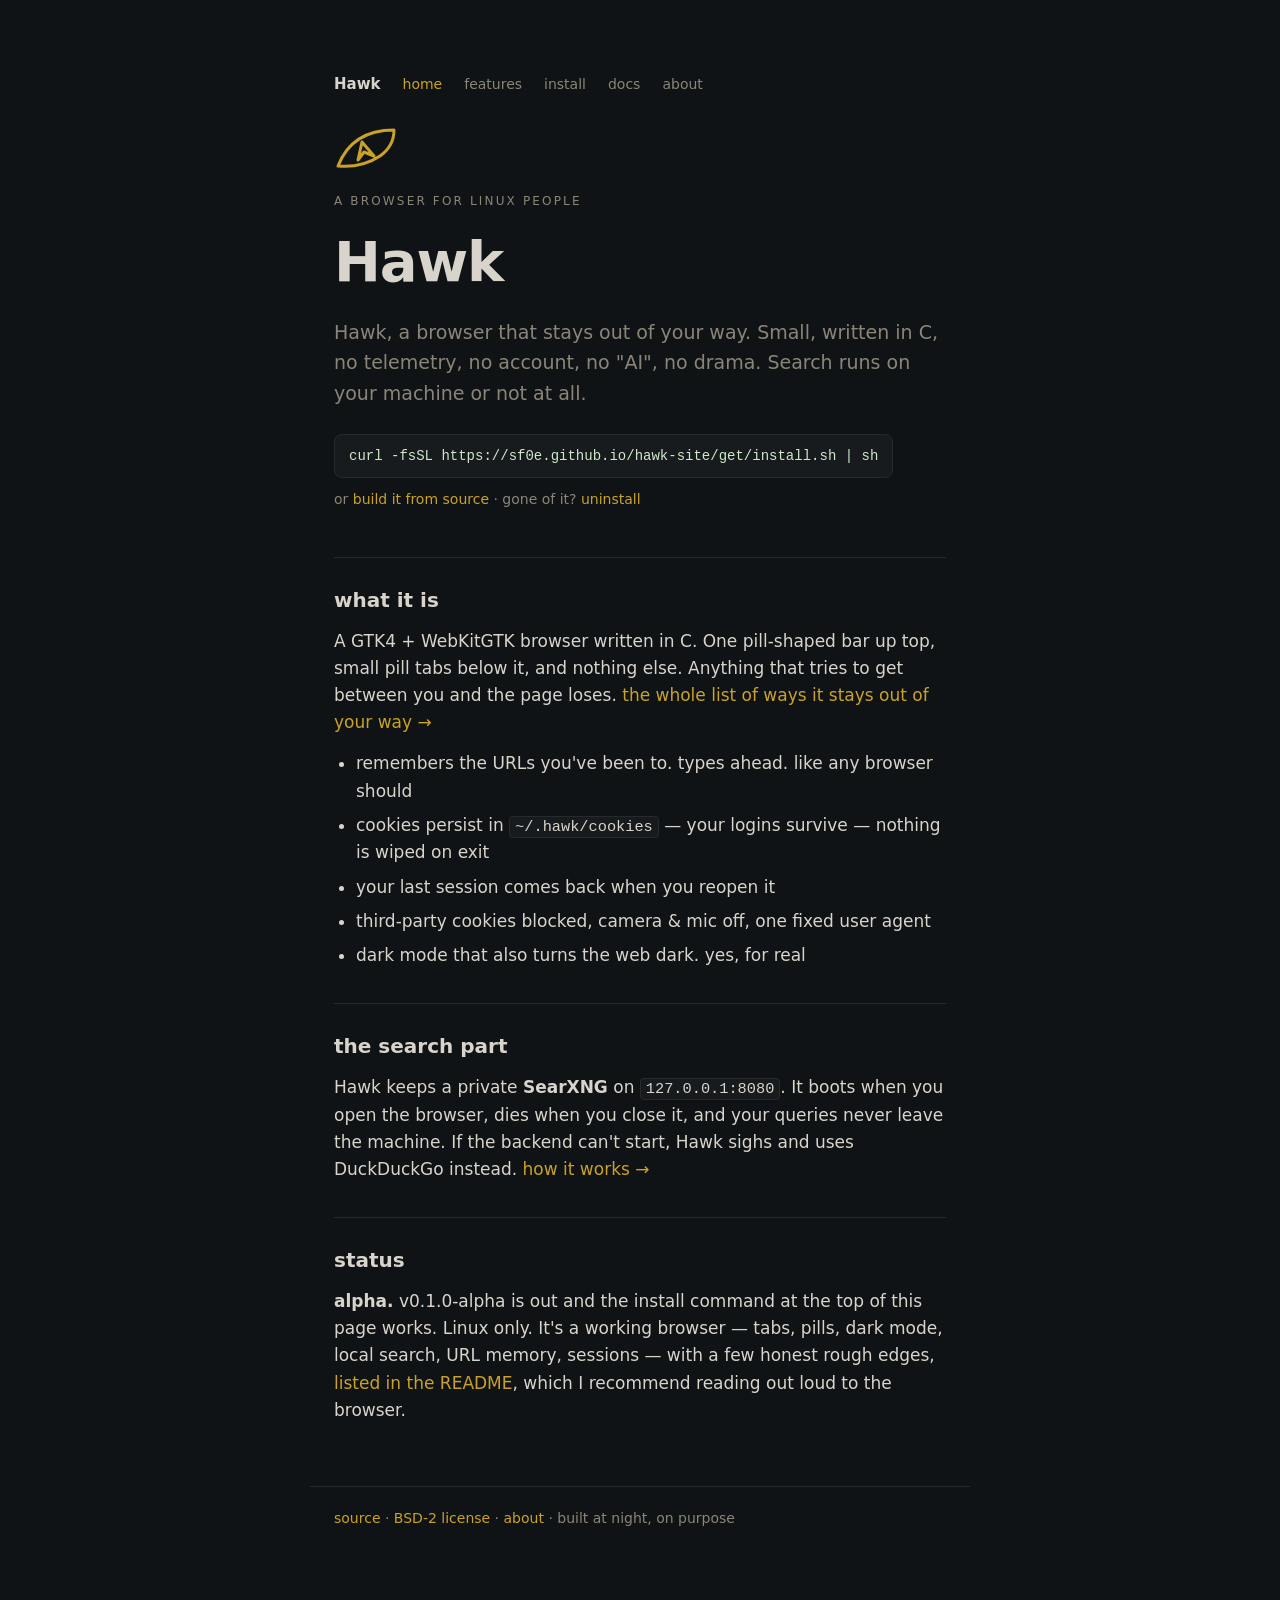
<file: index.html>
<!doctype html>
<html lang="en">
<head>
<meta charset="utf-8">
<meta name="viewport" content="width=device-width, initial-scale=1">
<title>Hawk — a browser that stays out of your way</title>
<meta name="description" content="Hawk is a small, privacy-first browser for Linux, written in C, with search that runs on your own machine. It remembers what you tell it, forgets what you ask it to, and dies quietly.">
<link rel="stylesheet" href="style.css">
</head>
<body>

<header>
  <nav>
    <span class="brand">Hawk</span>
    <a href="index.html" class="current">home</a>
    <a href="features.html">features</a>
    <a href="install.html">install</a>
    <a href="docs.html">docs</a>
    <a href="about.html">about</a>
  </nav>
  <div class="mark">
    <svg viewBox="0 0 64 48" role="img" aria-label="hawk">
      <path d="M4 40 Q18 4 60 4 Q60 20 46 30 Q28 42 4 40 Z
               M28 16 L40 30 L30 26 L24 34 Z"
            fill="none" stroke="currentColor" stroke-width="3" stroke-linejoin="round"/>
    </svg>
  </div>
  <p class="kicker">a browser for linux people</p>
  <h1>Hawk</h1>
  <p class="tagline">
    Hawk, a browser that stays out of your way. Small, written in C,
    no telemetry, no account, no "AI", no drama. Search runs on your
    machine or not at all.
  </p>
  <p class="install">
    <code>curl -fsSL https://sf0e.github.io/hawk-site/get/install.sh | sh</code>
    <span class="or">or <a href="https://github.com/sf0e/hawk">build it from source</a>
    · gone of it? <a href="install.html#uninstall">uninstall</a></span>
  </p>
</header>

<main>
  <section>
    <h2>what it is</h2>
    <p>
      A GTK4 + WebKitGTK browser written in C. One pill-shaped bar up top,
      small pill tabs below it, and nothing else. Anything that tries to
      get between you and the page loses. <a href="features.html">the whole list of ways it stays out of your way →</a>
    </p>
    <ul>
      <li>remembers the URLs you've been to. types ahead. like any browser should</li>
      <li>cookies persist in <code>~/.hawk/cookies</code> — your logins survive — nothing is wiped on exit</li>
      <li>your last session comes back when you reopen it</li>
      <li>third-party cookies blocked, camera &amp; mic off, one fixed user agent</li>
      <li>dark mode that also turns the web dark. yes, for real</li>
    </ul>
  </section>

  <section>
    <h2>the search part</h2>
    <p>
      Hawk keeps a private <b>SearXNG</b> on <code>127.0.0.1:8080</code>. It
      boots when you open the browser, dies when you close it, and your
      queries never leave the machine. If the backend can't start, Hawk
      sighs and uses DuckDuckGo instead. <a href="docs.html#search">how it works →</a>
    </p>
  </section>

  <section>
    <h2>status</h2>
    <p>
      <b>alpha.</b> v0.1.0-alpha is out and the install command at the top of
      this page works. Linux only. It's a working browser — tabs, pills, dark
      mode, local search, URL memory, sessions — with a few honest rough edges,
      <a href="https://github.com/sf0e/hawk#readme">listed in the README</a>,
      which I recommend reading out loud to the browser.
    </p>
  </section>
</main>

<footer>
  <p>
    <a href="https://github.com/sf0e/hawk">source</a> ·
    <a href="https://github.com/sf0e/hawk/blob/master/LICENSE">BSD-2 license</a> ·
    <a href="about.html">about</a> ·
    built at night, on purpose
  </p>
</footer>

</body>
</html>
</file>
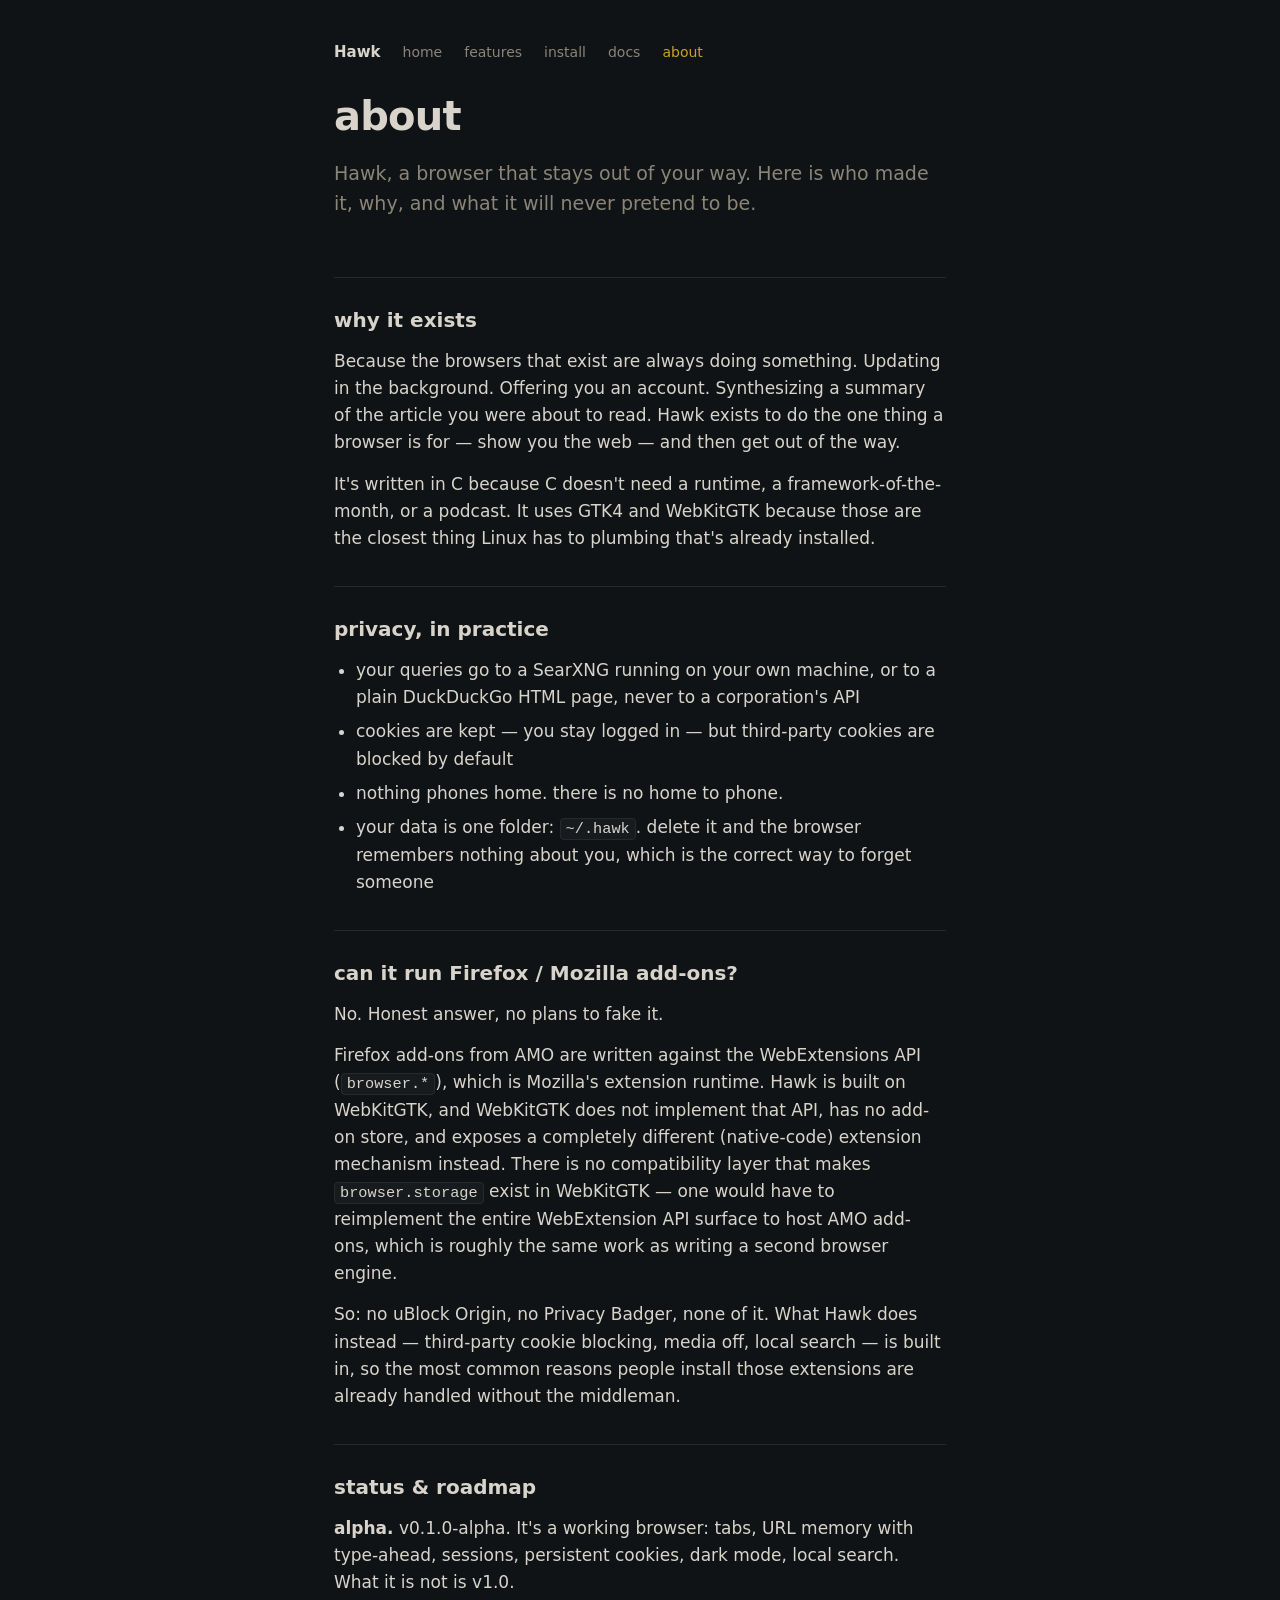
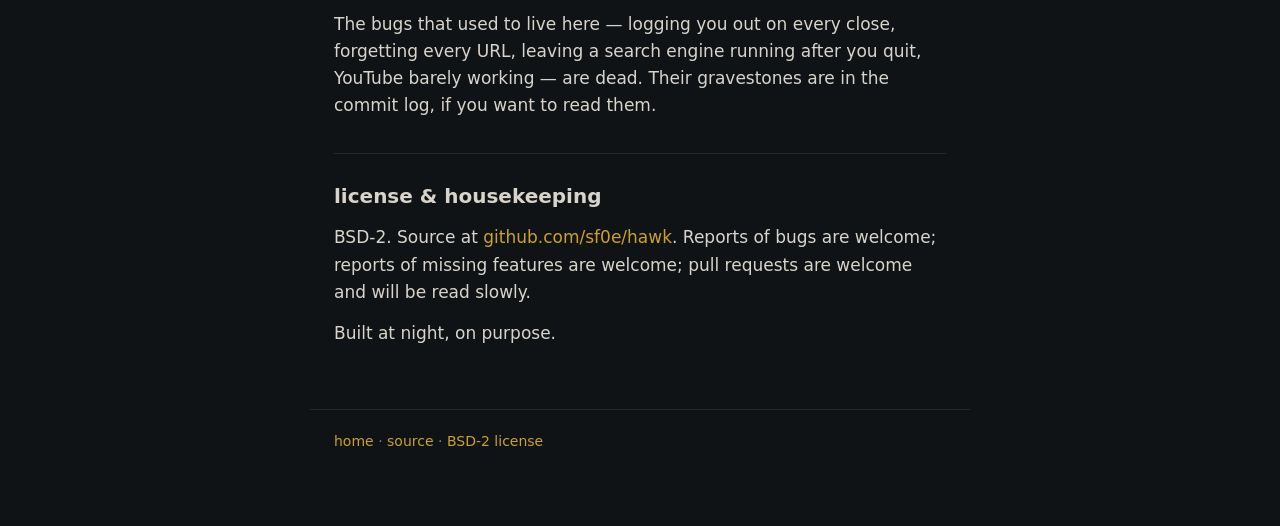
<file: about.html>
<!doctype html>
<html lang="en">
<head>
<meta charset="utf-8">
<meta name="viewport" content="width=device-width, initial-scale=1">
<title>about — Hawk</title>
<meta name="description" content="Why Hawk exists, where it is, where it is going, and a few honest answers.">
<link rel="stylesheet" href="style.css">
</head>
<body class="subpage">

<header>
  <nav>
    <span class="brand">Hawk</span>
    <a href="index.html">home</a>
    <a href="features.html">features</a>
    <a href="install.html">install</a>
    <a href="docs.html">docs</a>
    <a href="about.html" class="current">about</a>
  </nav>
  <h1>about</h1>
  <p class="tagline">Hawk, a browser that stays out of your way. Here is who made it, why, and what it will never pretend to be.</p>
</header>

<main>
  <section>
    <h2>why it exists</h2>
    <p>
      Because the browsers that exist are always doing something. Updating in
      the background. Offering you an account. Synthesizing a summary of the
      article you were about to read. Hawk exists to do the one thing a
      browser is for — show you the web — and then get out of the way.
    </p>
    <p>
      It's written in C because C doesn't need a runtime, a framework-of-the-
      month, or a podcast. It uses GTK4 and WebKitGTK because those are the
      closest thing Linux has to plumbing that's already installed.
    </p>
  </section>

  <section>
    <h2>privacy, in practice</h2>
    <ul>
      <li>your queries go to a SearXNG running on your own machine, or to a plain DuckDuckGo HTML page, never to a corporation's API</li>
      <li>cookies are kept — you stay logged in — but third-party cookies are blocked by default</li>
      <li>nothing phones home. there is no home to phone.</li>
      <li>your data is one folder: <code>~/.hawk</code>. delete it and the browser remembers nothing about you, which is the correct way to forget someone</li>
    </ul>
  </section>

  <section id="addons">
    <h2>can it run Firefox / Mozilla add-ons?</h2>
    <p>No. Honest answer, no plans to fake it.</p>
    <p>
      Firefox add-ons from AMO are written against the WebExtensions API
      (<code>browser.*</code>), which is Mozilla's extension runtime. Hawk is
      built on WebKitGTK, and WebKitGTK does not implement that API, has no
      add-on store, and exposes a completely different (native-code)
      extension mechanism instead. There is no compatibility layer that makes
      <code>browser.storage</code> exist in WebKitGTK — one would have to
      reimplement the entire WebExtension API surface to host AMO add-ons,
      which is roughly the same work as writing a second browser engine.
    </p>
    <p>
      So: no uBlock Origin, no Privacy Badger, none of it. What Hawk does
      instead — third-party cookie blocking, media off, local search — is
      built in, so the most common reasons people install those extensions
      are already handled without the middleman.
    </p>
  </section>

  <section>
    <h2>status &amp; roadmap</h2>
    <p>
      <b>alpha.</b> v0.1.0-alpha. It's a working browser: tabs, URL memory
      with type-ahead, sessions, persistent cookies, dark mode, local search.
      What it is not is v1.0.
    </p>
    <p>
      The bugs that used to live here — logging you out on every close,
      forgetting every URL, leaving a search engine running after you quit,
      YouTube barely working — are dead. Their gravestones are in the commit
      log, if you want to read them.
    </p>
  </section>

  <section>
    <h2>license &amp; housekeeping</h2>
    <p>
      BSD-2. Source at
      <a href="https://github.com/sf0e/hawk">github.com/sf0e/hawk</a>.
      Reports of bugs are welcome; reports of missing features are welcome;
      pull requests are welcome and will be read slowly.
    </p>
    <p>Built at night, on purpose.</p>
  </section>
</main>

<footer>
  <p>
    <a href="index.html">home</a> ·
    <a href="https://github.com/sf0e/hawk">source</a> ·
    <a href="https://github.com/sf0e/hawk/blob/master/LICENSE">BSD-2 license</a>
  </p>
</footer>

</body>
</html>
</file>
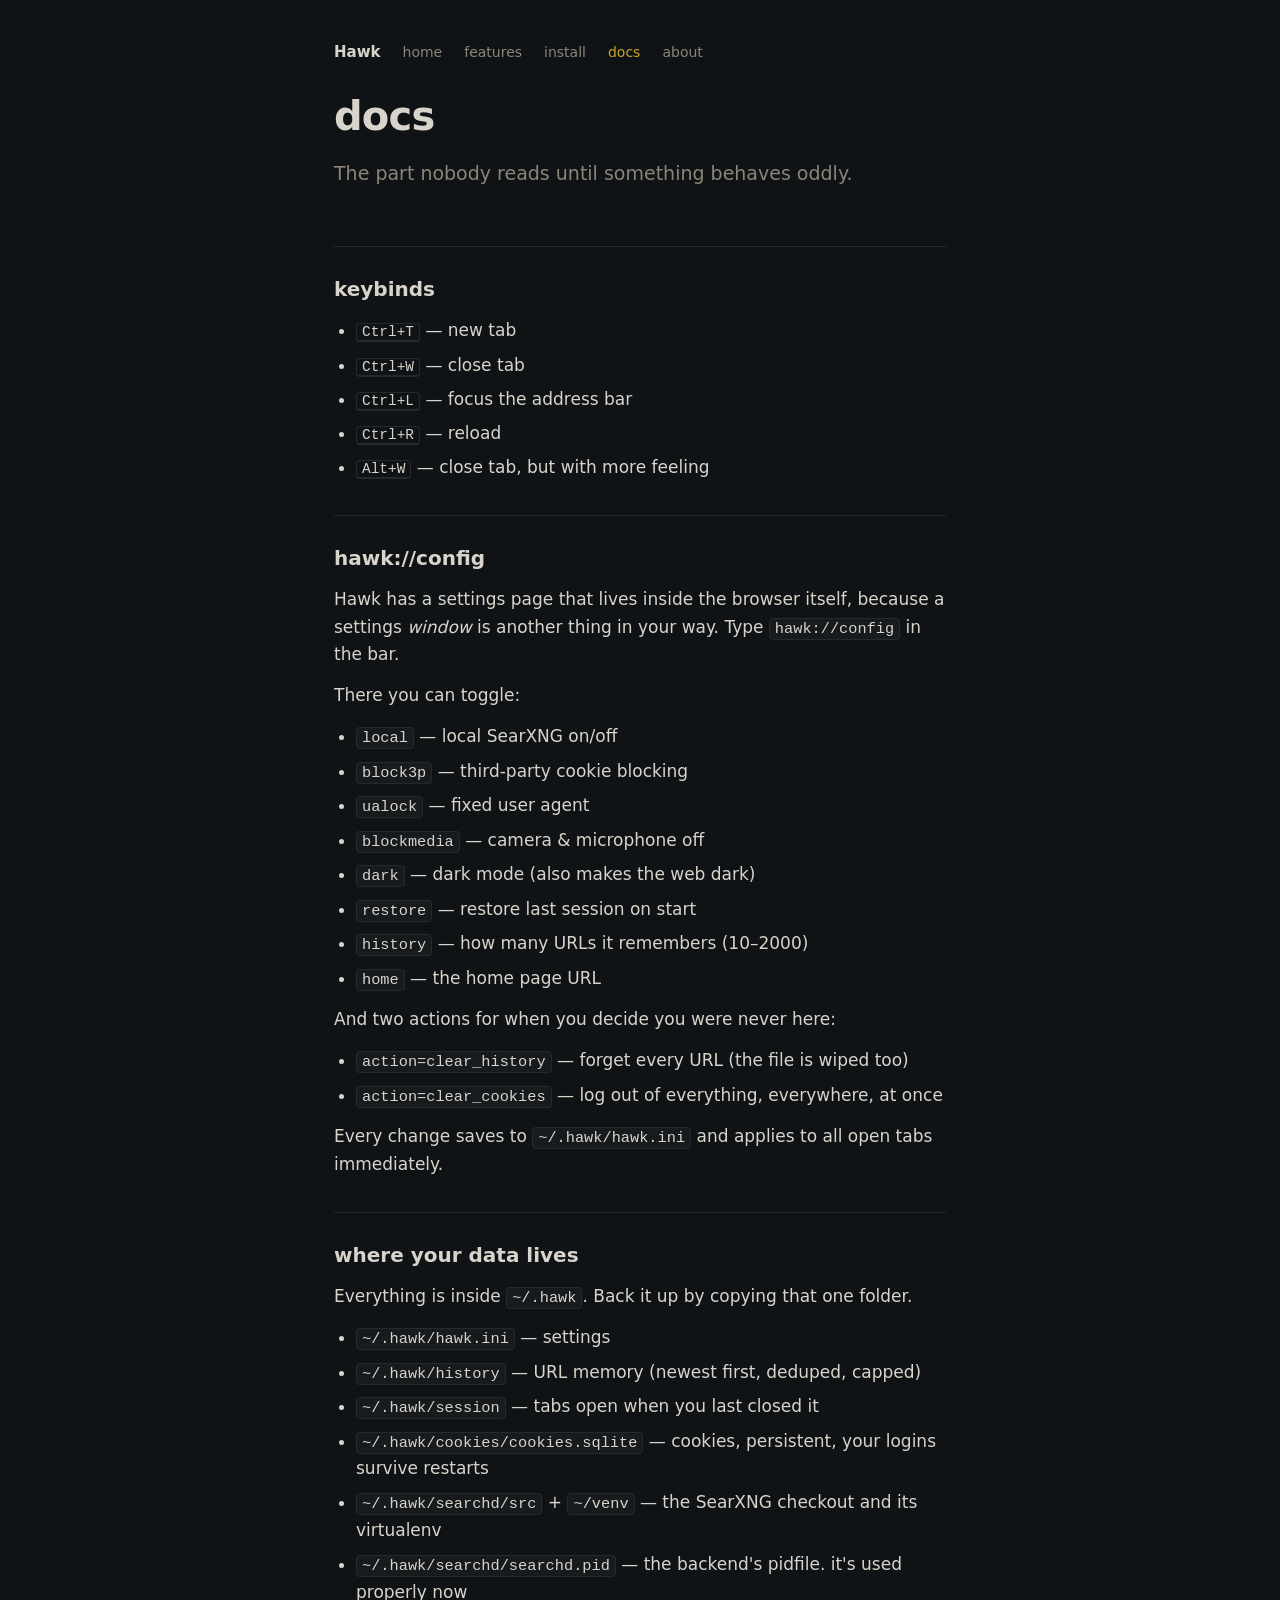
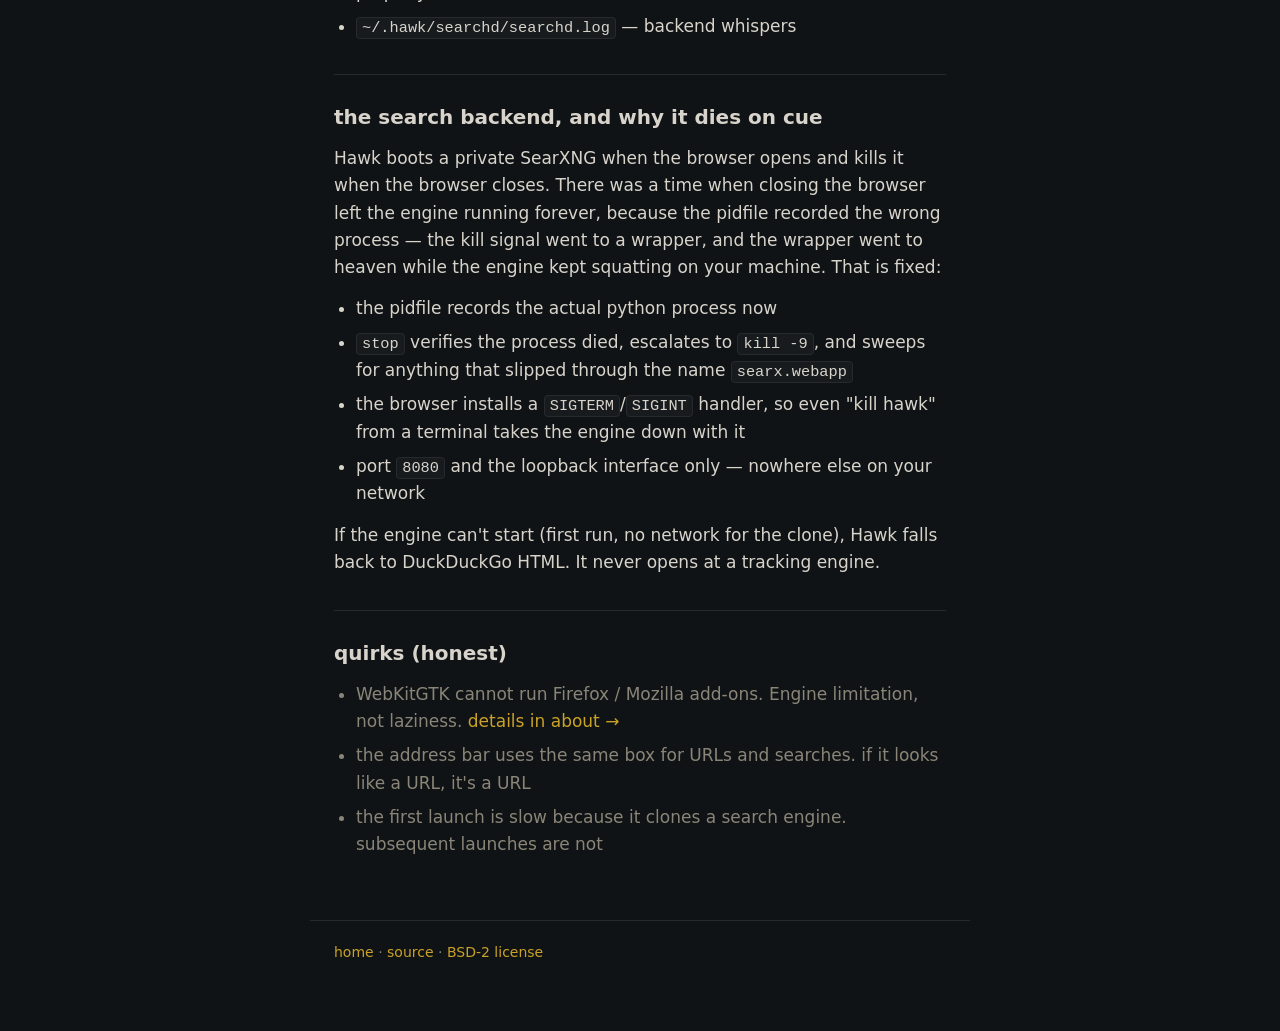
<file: docs.html>
<!doctype html>
<html lang="en">
<head>
<meta charset="utf-8">
<meta name="viewport" content="width=device-width, initial-scale=1">
<title>docs — Hawk</title>
<meta name="description" content="Keybinds, hawk://config, where your data lives, and how the local search backend stays alive (and dies on cue).">
<link rel="stylesheet" href="style.css">
</head>
<body class="subpage">

<header>
  <nav>
    <span class="brand">Hawk</span>
    <a href="index.html">home</a>
    <a href="features.html">features</a>
    <a href="install.html">install</a>
    <a href="docs.html" class="current">docs</a>
    <a href="about.html">about</a>
  </nav>
  <h1>docs</h1>
  <p class="tagline">The part nobody reads until something behaves oddly.</p>
</header>

<main>
  <section>
    <h2>keybinds</h2>
    <ul>
      <li><kbd>Ctrl+T</kbd> — new tab</li>
      <li><kbd>Ctrl+W</kbd> — close tab</li>
      <li><kbd>Ctrl+L</kbd> — focus the address bar</li>
      <li><kbd>Ctrl+R</kbd> — reload</li>
      <li><kbd>Alt+W</kbd> — close tab, but with more feeling</li>
    </ul>
  </section>

  <section>
    <h2>hawk://config</h2>
    <p>
      Hawk has a settings page that lives inside the browser itself, because
      a settings <i>window</i> is another thing in your way. Type
      <code>hawk://config</code> in the bar.
    </p>
    <p>There you can toggle:</p>
    <ul>
      <li><code>local</code> — local SearXNG on/off</li>
      <li><code>block3p</code> — third-party cookie blocking</li>
      <li><code>ualock</code> — fixed user agent</li>
      <li><code>blockmedia</code> — camera &amp; microphone off</li>
      <li><code>dark</code> — dark mode (also makes the web dark)</li>
      <li><code>restore</code> — restore last session on start</li>
      <li><code>history</code> — how many URLs it remembers (10–2000)</li>
      <li><code>home</code> — the home page URL</li>
    </ul>
    <p>And two actions for when you decide you were never here:</p>
    <ul>
      <li><code>action=clear_history</code> — forget every URL (the file is wiped too)</li>
      <li><code>action=clear_cookies</code> — log out of everything, everywhere, at once</li>
    </ul>
    <p>
      Every change saves to <code>~/.hawk/hawk.ini</code> and applies to
      all open tabs immediately.
    </p>
  </section>

  <section id="data">
    <h2>where your data lives</h2>
    <p>Everything is inside <code>~/.hawk</code>. Back it up by copying that one folder.</p>
    <ul>
      <li><code>~/.hawk/hawk.ini</code> — settings</li>
      <li><code>~/.hawk/history</code> — URL memory (newest first, deduped, capped)</li>
      <li><code>~/.hawk/session</code> — tabs open when you last closed it</li>
      <li><code>~/.hawk/cookies/cookies.sqlite</code> — cookies, persistent, your logins survive restarts</li>
      <li><code>~/.hawk/searchd/src</code> + <code>~/venv</code> — the SearXNG checkout and its virtualenv</li>
      <li><code>~/.hawk/searchd/searchd.pid</code> — the backend's pidfile. it's used properly now</li>
      <li><code>~/.hawk/searchd/searchd.log</code> — backend whispers</li>
    </ul>
  </section>

  <section id="search">
    <h2>the search backend, and why it dies on cue</h2>
    <p>
      Hawk boots a private SearXNG when the browser opens and kills it when
      the browser closes. There was a time when closing the browser left the
      engine running forever, because the pidfile recorded the wrong process
      — the kill signal went to a wrapper, and the wrapper went to heaven
      while the engine kept squatting on your machine. That is fixed:
    </p>
    <ul>
      <li>the pidfile records the actual python process now</li>
      <li><code>stop</code> verifies the process died, escalates to <code>kill -9</code>, and sweeps for anything that slipped through the name <code>searx.webapp</code></li>
      <li>the browser installs a <code>SIGTERM</code>/<code>SIGINT</code> handler, so even "kill hawk" from a terminal takes the engine down with it</li>
      <li>port <code>8080</code> and the loopback interface only — nowhere else on your network</li>
    </ul>
    <p>
      If the engine can't start (first run, no network for the clone), Hawk
      falls back to DuckDuckGo HTML. It never opens at a tracking engine.
    </p>
  </section>

  <section>
    <h2>quirks (honest)</h2>
    <ul class="not-list">
      <li>WebKitGTK cannot run Firefox / Mozilla add-ons. Engine limitation, not laziness. <a href="about.html#addons">details in about →</a></li>
      <li>the address bar uses the same box for URLs and searches. if it looks like a URL, it's a URL</li>
      <li>the first launch is slow because it clones a search engine. subsequent launches are not</li>
    </ul>
  </section>
</main>

<footer>
  <p>
    <a href="index.html">home</a> ·
    <a href="https://github.com/sf0e/hawk">source</a> ·
    <a href="https://github.com/sf0e/hawk/blob/master/LICENSE">BSD-2 license</a>
  </p>
</footer>

</body>
</html>
</file>
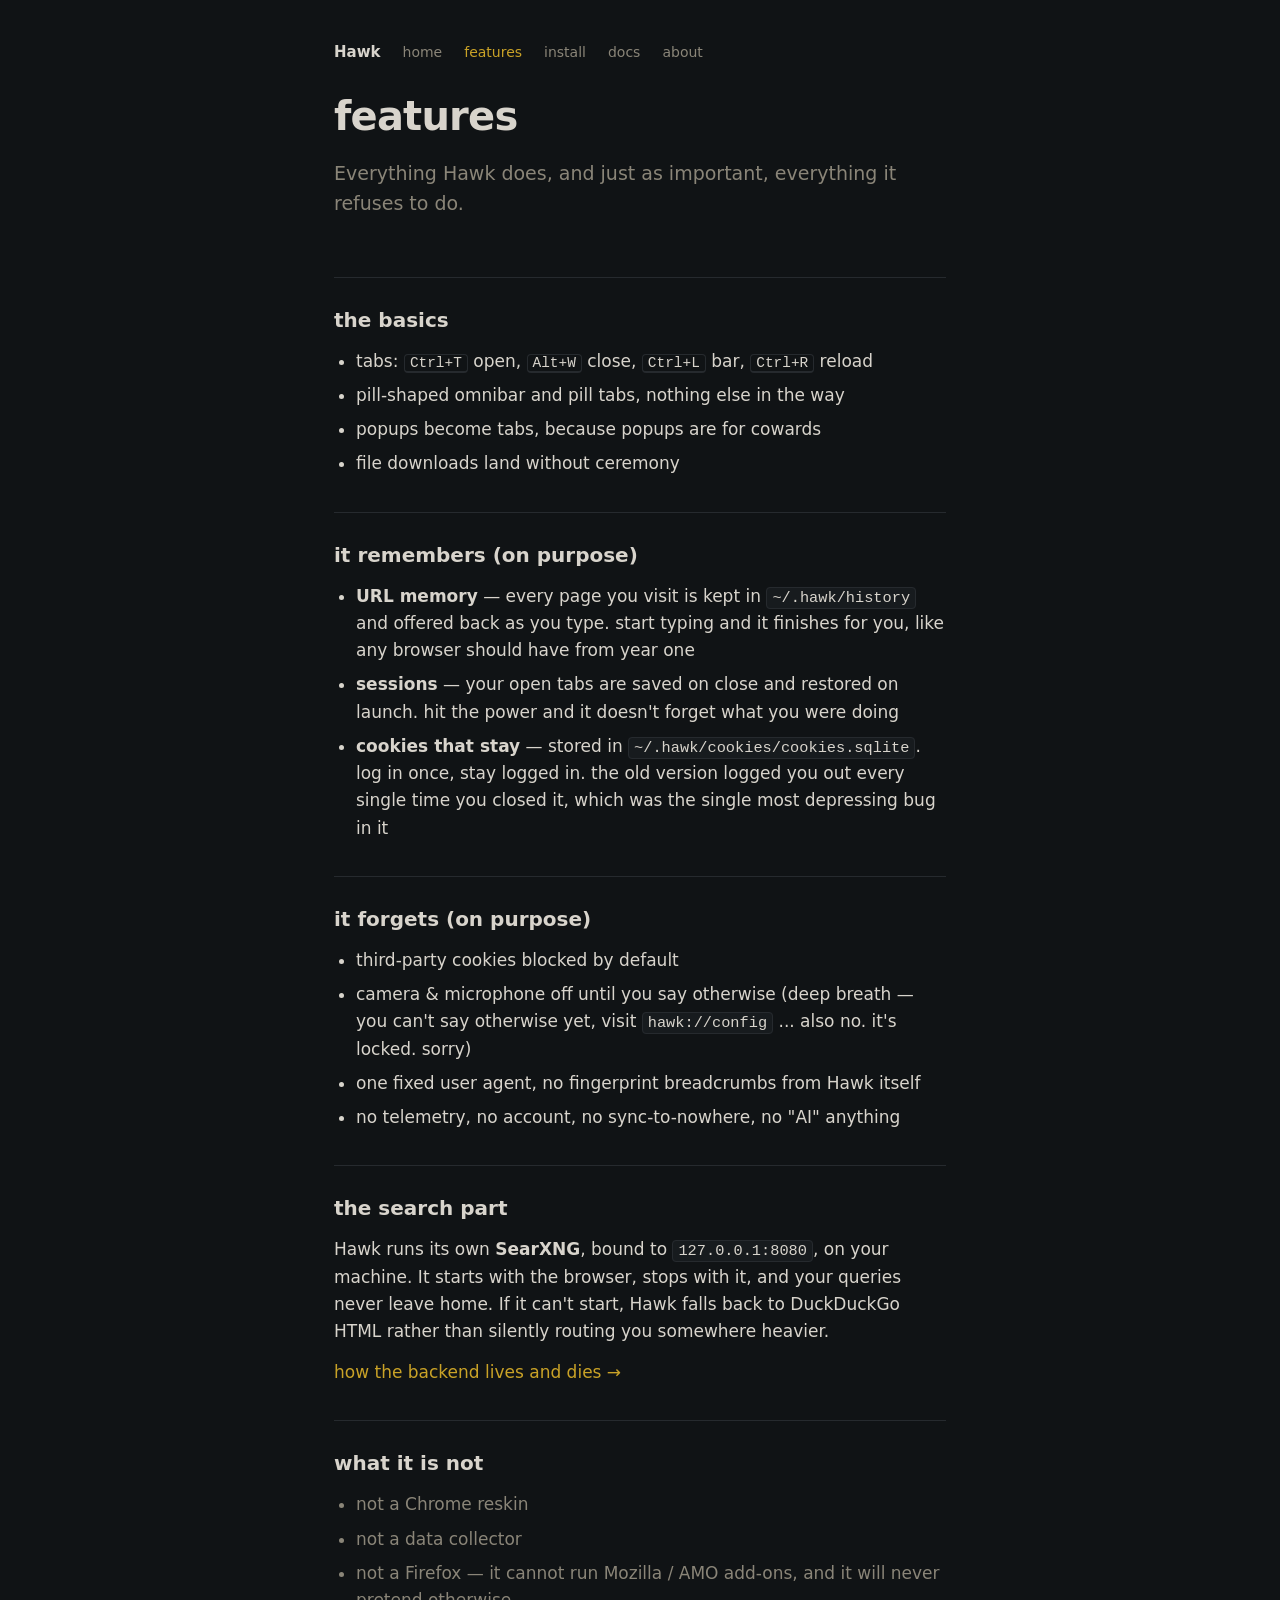
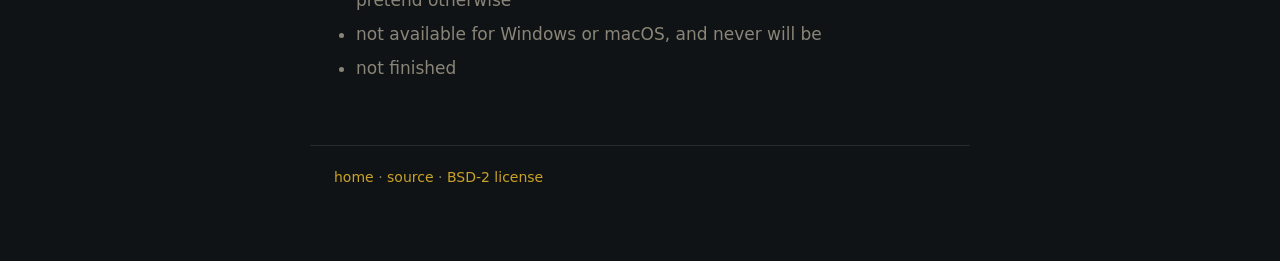
<file: features.html>
<!doctype html>
<html lang="en">
<head>
<meta charset="utf-8">
<meta name="viewport" content="width=device-width, initial-scale=1">
<title>features — Hawk</title>
<meta name="description" content="Everything Hawk does, and just as important, everything it refuses to do.">
<link rel="stylesheet" href="style.css">
</head>
<body class="subpage">

<header>
  <nav>
    <span class="brand">Hawk</span>
    <a href="index.html">home</a>
    <a href="features.html" class="current">features</a>
    <a href="install.html">install</a>
    <a href="docs.html">docs</a>
    <a href="about.html">about</a>
  </nav>
  <h1>features</h1>
  <p class="tagline">Everything Hawk does, and just as important, everything it refuses to do.</p>
</header>

<main>
  <section>
    <h2>the basics</h2>
    <ul>
      <li>tabs: <kbd>Ctrl+T</kbd> open, <kbd>Alt+W</kbd> close, <kbd>Ctrl+L</kbd> bar, <kbd>Ctrl+R</kbd> reload</li>
      <li>pill-shaped omnibar and pill tabs, nothing else in the way</li>
      <li>popups become tabs, because popups are for cowards</li>
      <li>file downloads land without ceremony</li>
    </ul>
  </section>

  <section>
    <h2>it remembers (on purpose)</h2>
    <ul>
      <li><b>URL memory</b> — every page you visit is kept in <code>~/.hawk/history</code> and offered back as you type. start typing and it finishes for you, like any browser should have from year one</li>
      <li><b>sessions</b> — your open tabs are saved on close and restored on launch. hit the power and it doesn't forget what you were doing</li>
      <li><b>cookies that stay</b> — stored in <code>~/.hawk/cookies/cookies.sqlite</code>. log in once, stay logged in. the old version logged you out every single time you closed it, which was the single most depressing bug in it</li>
    </ul>
  </section>

  <section>
    <h2>it forgets (on purpose)</h2>
    <ul>
      <li>third-party cookies blocked by default</li>
      <li>camera &amp; microphone off until you say otherwise (deep breath — you can't say otherwise yet, visit <code>hawk://config</code> ... also no. it's locked. sorry)</li>
      <li>one fixed user agent, no fingerprint breadcrumbs from Hawk itself</li>
      <li>no telemetry, no account, no sync-to-nowhere, no "AI" anything</li>
    </ul>
  </section>

  <section>
    <h2>the search part</h2>
    <p>
      Hawk runs its own <b>SearXNG</b>, bound to <code>127.0.0.1:8080</code>,
      on your machine. It starts with the browser, stops with it, and your
      queries never leave home. If it can't start, Hawk falls back to
      DuckDuckGo HTML rather than silently routing you somewhere heavier.
    </p>
    <p><a href="docs.html#search">how the backend lives and dies →</a></p>
  </section>

  <section>
    <h2>what it is not</h2>
    <ul class="not-list">
      <li>not a Chrome reskin</li>
      <li>not a data collector</li>
      <li>not a Firefox — it cannot run Mozilla / AMO add-ons, and it will never pretend otherwise</li>
      <li>not available for Windows or macOS, and never will be</li>
      <li>not finished</li>
    </ul>
  </section>
</main>

<footer>
  <p>
    <a href="index.html">home</a> ·
    <a href="https://github.com/sf0e/hawk">source</a> ·
    <a href="https://github.com/sf0e/hawk/blob/master/LICENSE">BSD-2 license</a>
  </p>
</footer>

</body>
</html>
</file>
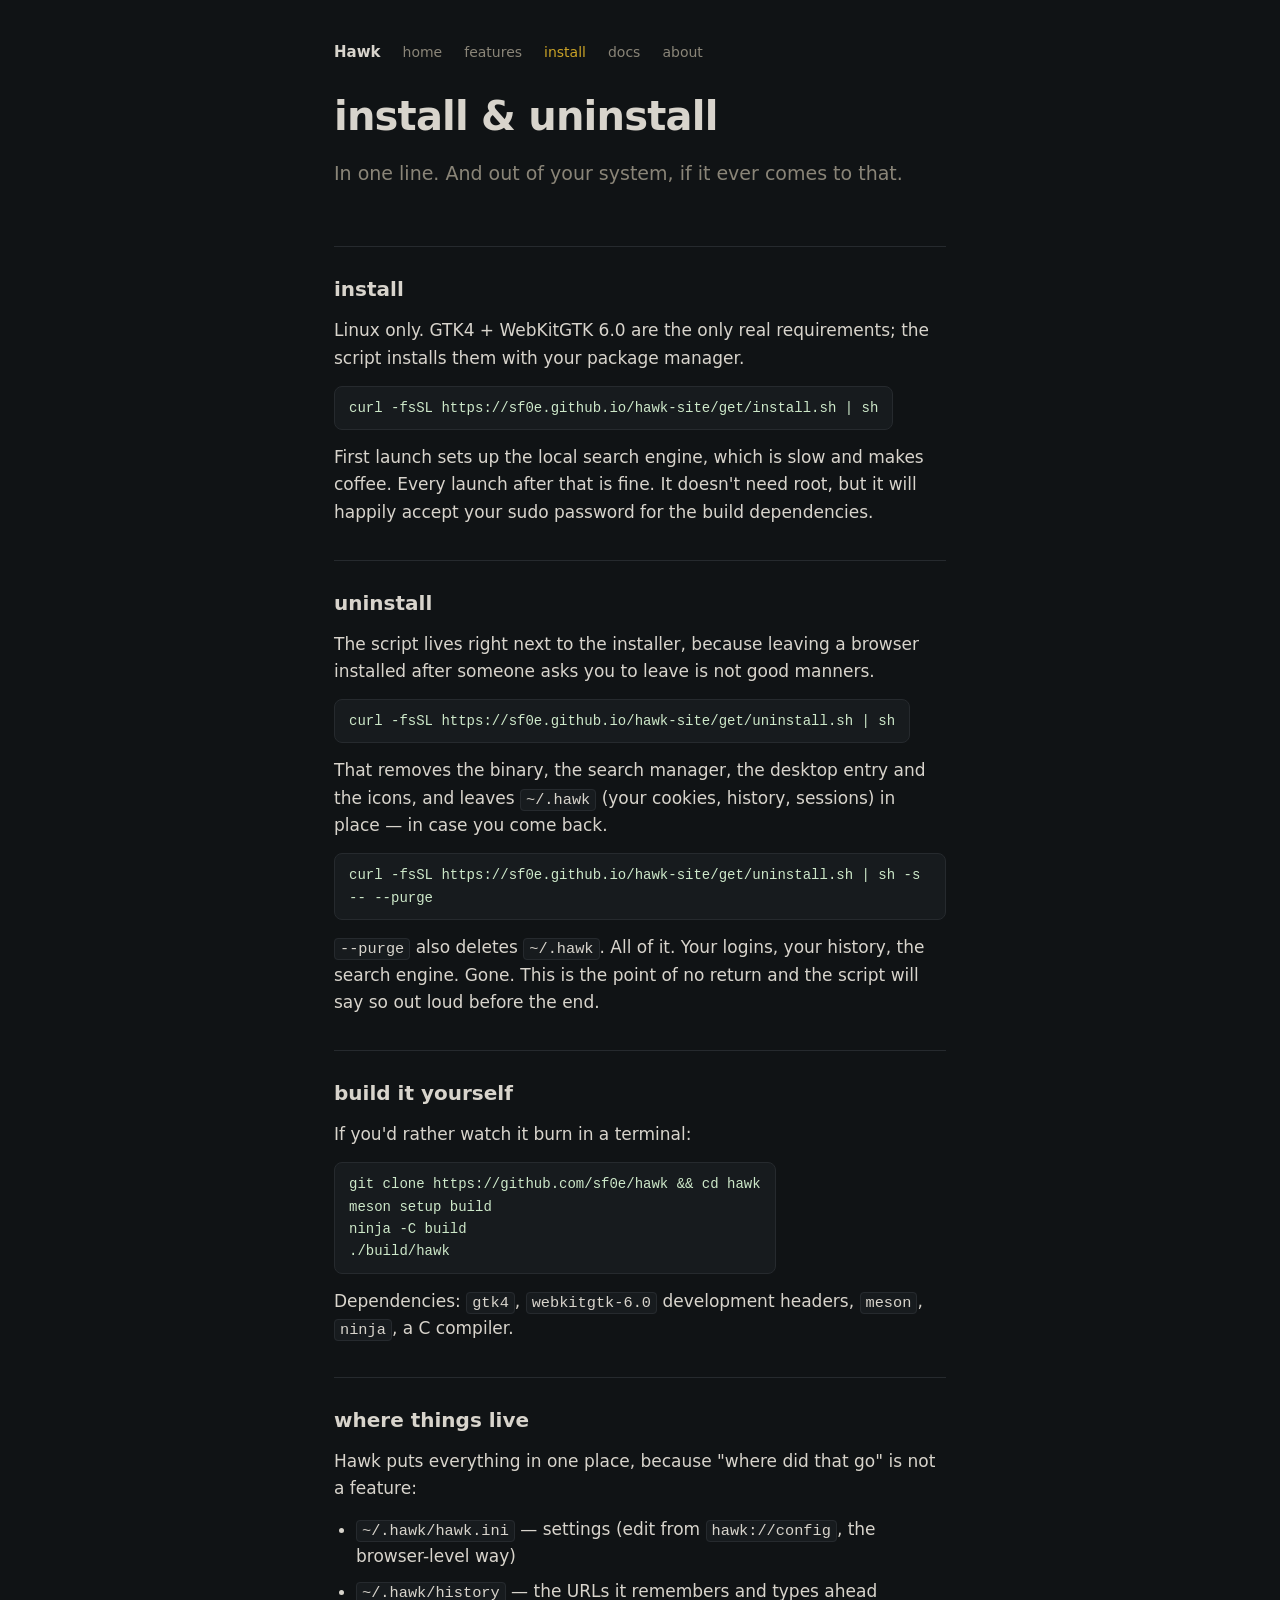
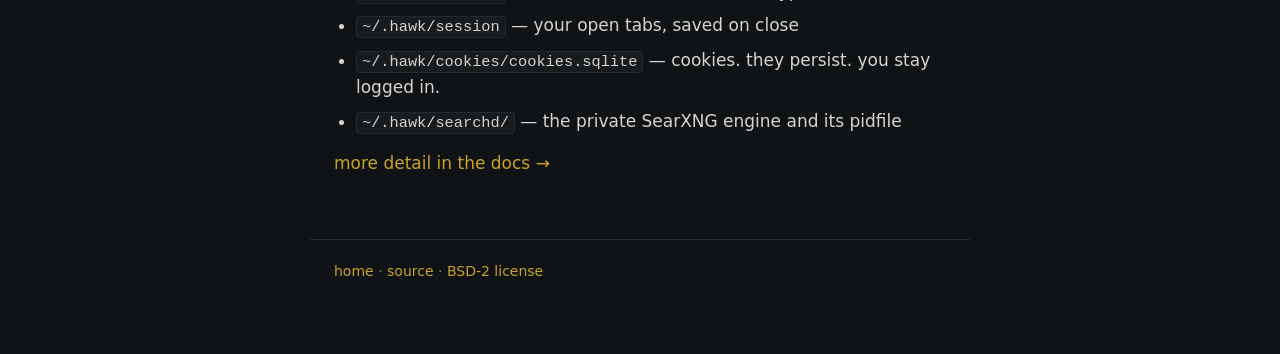
<file: install.html>
<!doctype html>
<html lang="en">
<head>
<meta charset="utf-8">
<meta name="viewport" content="width=device-width, initial-scale=1">
<title>install &amp; uninstall — Hawk</title>
<meta name="description" content="Install Hawk in one line, or take it off your machine. Either way, no residue.">
<link rel="stylesheet" href="style.css">
</head>
<body class="subpage">

<header>
  <nav>
    <span class="brand">Hawk</span>
    <a href="index.html">home</a>
    <a href="features.html">features</a>
    <a href="install.html" class="current">install</a>
    <a href="docs.html">docs</a>
    <a href="about.html">about</a>
  </nav>
  <h1>install &amp; uninstall</h1>
  <p class="tagline">In one line. And out of your system, if it ever comes to that.</p>
</header>

<main>
  <section>
    <h2>install</h2>
    <p>Linux only. GTK4 + WebKitGTK 6.0 are the only real requirements; the script installs them with your package manager.</p>
    <p class="install">
      <code>curl -fsSL https://sf0e.github.io/hawk-site/get/install.sh | sh</code>
    </p>
    <p>
      First launch sets up the local search engine, which is slow and makes
      coffee. Every launch after that is fine. It doesn't need root, but it
      will happily accept your sudo password for the build dependencies.
    </p>
  </section>

  <section id="uninstall">
    <h2>uninstall</h2>
    <p>The script lives right next to the installer, because leaving a browser installed after someone asks you to leave is not good manners.</p>
    <p class="install">
      <code>curl -fsSL https://sf0e.github.io/hawk-site/get/uninstall.sh | sh</code>
    </p>
    <p>
      That removes the binary, the search manager, the desktop entry and the
      icons, and leaves <code>~/.hawk</code> (your cookies, history, sessions)
      in place — in case you come back.
    </p>
    <p class="install">
      <code>curl -fsSL https://sf0e.github.io/hawk-site/get/uninstall.sh | sh -s -- --purge</code>
    </p>
    <p>
      <code>--purge</code> also deletes <code>~/.hawk</code>. All of it. Your
      logins, your history, the search engine. Gone. This is the point of no
      return and the script will say so out loud before the end.
    </p>
  </section>

  <section>
    <h2>build it yourself</h2>
    <p>
      If you'd rather watch it burn in a terminal:
    </p>
    <p class="install">
      <code>git clone https://github.com/sf0e/hawk &amp;&amp; cd hawk<br>meson setup build<br>ninja -C build<br>./build/hawk</code>
    </p>
    <p>Dependencies: <code>gtk4</code>, <code>webkitgtk-6.0</code> development headers, <code>meson</code>, <code>ninja</code>, a C compiler.</p>
  </section>

  <section>
    <h2>where things live</h2>
    <p>Hawk puts everything in one place, because "where did that go" is not a feature:</p>
    <ul>
      <li><code>~/.hawk/hawk.ini</code> — settings (edit from <code>hawk://config</code>, the browser-level way)</li>
      <li><code>~/.hawk/history</code> — the URLs it remembers and types ahead</li>
      <li><code>~/.hawk/session</code> — your open tabs, saved on close</li>
      <li><code>~/.hawk/cookies/cookies.sqlite</code> — cookies. they persist. you stay logged in.</li>
      <li><code>~/.hawk/searchd/</code> — the private SearXNG engine and its pidfile</li>
    </ul>
    <p><a href="docs.html#data">more detail in the docs →</a></p>
  </section>
</main>

<footer>
  <p>
    <a href="index.html">home</a> ·
    <a href="https://github.com/sf0e/hawk">source</a> ·
    <a href="https://github.com/sf0e/hawk/blob/master/LICENSE">BSD-2 license</a>
  </p>
</footer>

</body>
</html>
</file>
<file: style.css>
:root {
  --bg: #101315;
  --fg: #d8d4cc;
  --muted: #8a8578;
  --accent: #c9a227;
  --line: #262a2e;
  --code-bg: #171b1e;
}

* { box-sizing: border-box; }

body {
  margin: 0;
  background: var(--bg);
  color: var(--fg);
  font-family: ui-sans-serif, system-ui, -apple-system, "Segoe UI", Roboto,
               "Helvetica Neue", Arial, sans-serif;
  font-size: 17px;
  line-height: 1.6;
}

header, main, footer { max-width: 660px; margin-left: auto; margin-right: auto; padding: 0 24px; }

nav {
  display: flex;
  flex-wrap: wrap;
  gap: 6px 22px;
  align-items: baseline;
  font-size: 14px;
  margin-bottom: 30px;
}

nav .brand { font-weight: 700; color: var(--fg); font-size: 15px; }
nav a { color: var(--muted); }
nav a:hover { color: var(--accent); text-decoration: none; }
nav a.current { color: var(--accent); }

.subpage header { padding-top: 40px; }
.subpage nav { margin-bottom: 20px; }
.subpage h1 { font-size: 40px; }

header {
  padding-top: 72px;
  padding-bottom: 32px;
}

.mark {
  color: var(--accent);
  width: 64px;
  height: 48px;
  margin-bottom: 18px;
}

.mark svg { width: 100%; height: 100%; }

.kicker {
  text-transform: uppercase;
  letter-spacing: .18em;
  font-size: 12px;
  color: var(--muted);
  margin: 0 0 6px;
}

h1 {
  font-size: 56px;
  font-weight: 700;
  letter-spacing: -.02em;
  margin: 0 0 10px;
}

.tagline {
  font-size: 19px;
  color: var(--muted);
  margin: 0 0 26px;
}

.install code {
  display: inline-block;
  background: var(--code-bg);
  border: 1px solid var(--line);
  border-radius: 8px;
  padding: 10px 14px;
  font-family: ui-monospace, "SF Mono", Menlo, Consolas, monospace;
  font-size: 14px;
  color: #cde8c9;
  word-break: break-all;
}

.or { display: block; margin-top: 10px; color: var(--muted); font-size: 14px; }

main section {
  border-top: 1px solid var(--line);
  padding: 26px 0 8px;
  margin-bottom: 12px;
}

h2 {
  font-size: 20px;
  font-weight: 600;
  margin: 0 0 12px;
}

p { margin: 0 0 14px; }

a { color: var(--accent); text-decoration: none; }
a:hover { text-decoration: underline; }

code, kbd {
  font-family: ui-monospace, "SF Mono", Menlo, Consolas, monospace;
  font-size: .9em;
}

code {
  background: var(--code-bg);
  border: 1px solid var(--line);
  border-radius: 4px;
  padding: 1px 5px;
}

kbd {
  border: 1px solid var(--line);
  border-bottom-width: 2px;
  border-radius: 4px;
  padding: 0 5px;
  font-size: .85em;
}

ul { margin: 0 0 14px; padding-left: 22px; }
li { margin-bottom: 7px; }

.not-list li { color: var(--muted); }

footer {
  border-top: 1px solid var(--line);
  margin-top: 40px;
  padding-top: 20px;
  padding-bottom: 60px;
  color: var(--muted);
  font-size: 14px;
}
</file>
